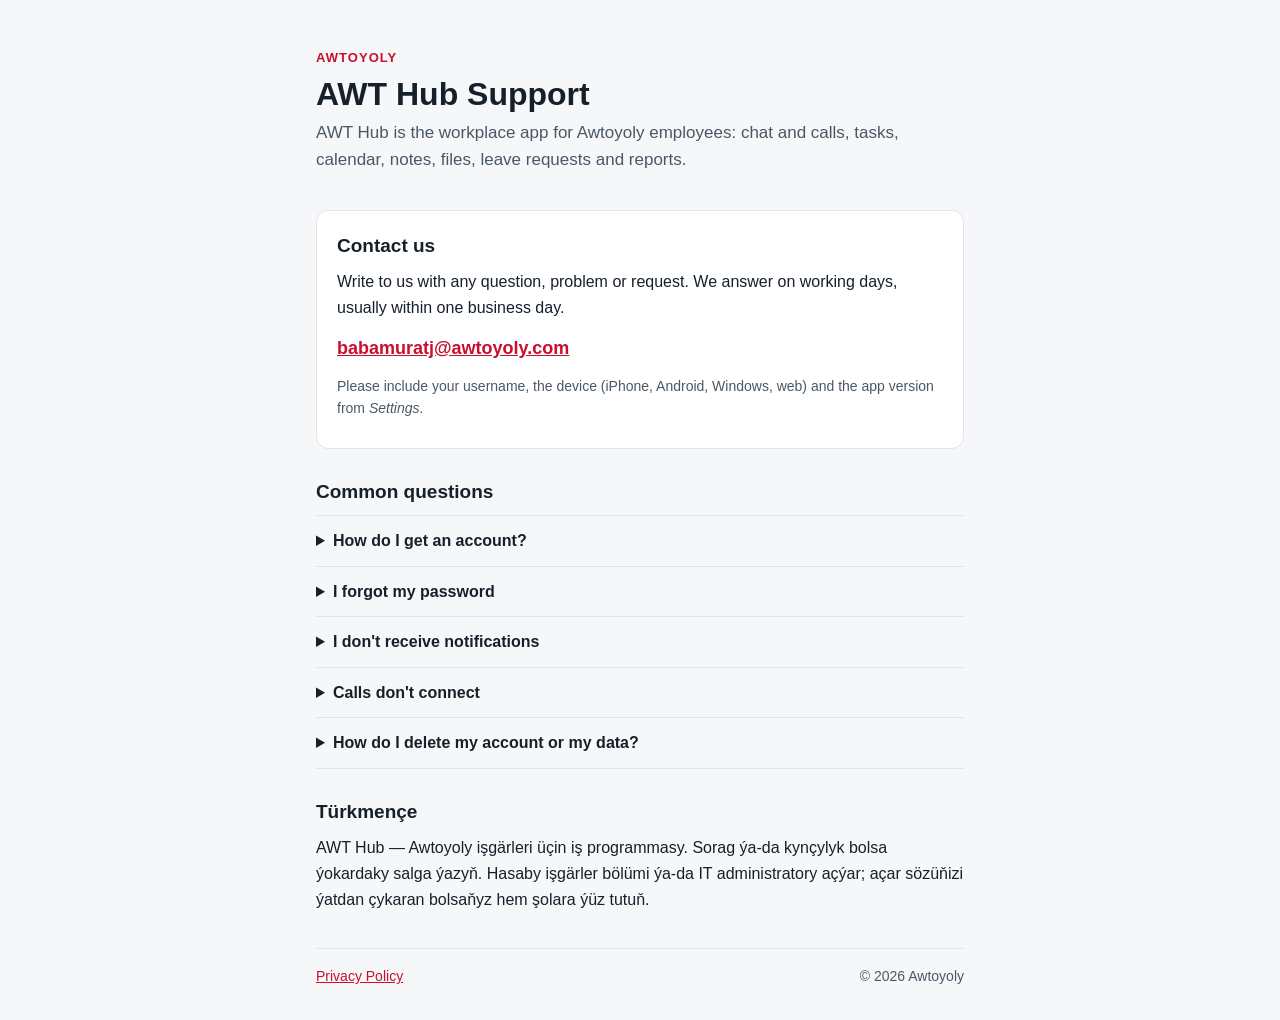
<file: index.html>
<!doctype html>
<html lang="en">
<head>
<meta charset="utf-8">
<meta name="viewport" content="width=device-width, initial-scale=1">
<title>AWT Hub Support</title>
<meta name="description" content="Help and contact for AWT Hub, the workplace app for Awtoyoly employees.">
<link rel="stylesheet" href="style.css">
</head>
<body>
<main>
  <header>
    <p class="eyebrow">Awtoyoly</p>
    <h1>AWT Hub Support</h1>
    <p class="lead">AWT Hub is the workplace app for Awtoyoly employees: chat and calls, tasks, calendar, notes, files, leave requests and reports.</p>
  </header>

  <section class="contact">
    <h2>Contact us</h2>
    <p>Write to us with any question, problem or request. We answer on working days, usually within one business day.</p>
    <a class="mail" href="mailto:babamuratj@awtoyoly.com?subject=AWT%20Hub%20support">babamuratj@awtoyoly.com</a>
    <p class="muted">Please include your username, the device (iPhone, Android, Windows, web) and the app version from <em>Settings</em>.</p>
  </section>

  <section>
    <h2>Common questions</h2>
    <details>
      <summary>How do I get an account?</summary>
      <p>AWT Hub accounts are issued by Awtoyoly to its employees. Your HR department or IT administrator creates the account and gives you your username and password. There is no public sign-up.</p>
    </details>
    <details>
      <summary>I forgot my password</summary>
      <p>Contact your IT administrator or write to the address above. For security, passwords are reset only after your identity is confirmed.</p>
    </details>
    <details>
      <summary>I don't receive notifications</summary>
      <p>Open the device settings and make sure notifications are allowed for AWT Hub. On iPhone also check that Focus / Do Not Disturb is not blocking the app. Then sign out and sign in again in the app.</p>
    </details>
    <details>
      <summary>Calls don't connect</summary>
      <p>Allow microphone and camera access for AWT Hub in the device settings and check your internet connection. If the problem continues, send us the time of the call and both participants' usernames.</p>
    </details>
    <details>
      <summary>How do I delete my account or my data?</summary>
      <p>Write to the address above from your work email or ask your administrator. Account and data deletion follows the <a href="privacy.html">privacy policy</a>.</p>
    </details>
  </section>

  <section lang="tk">
    <h2>Türkmençe</h2>
    <p>AWT Hub — Awtoyoly işgärleri üçin iş programmasy. Sorag ýa-da kynçylyk bolsa ýokardaky salga ýazyň. Hasaby işgärler bölümi ýa-da IT administratory açýar; açar sözüňizi ýatdan çykaran bolsaňyz hem şolara ýüz tutuň.</p>
  </section>

  <footer>
    <a href="privacy.html">Privacy Policy</a>
    <span>© 2026 Awtoyoly</span>
  </footer>
</main>
</body>
</html>
</file>
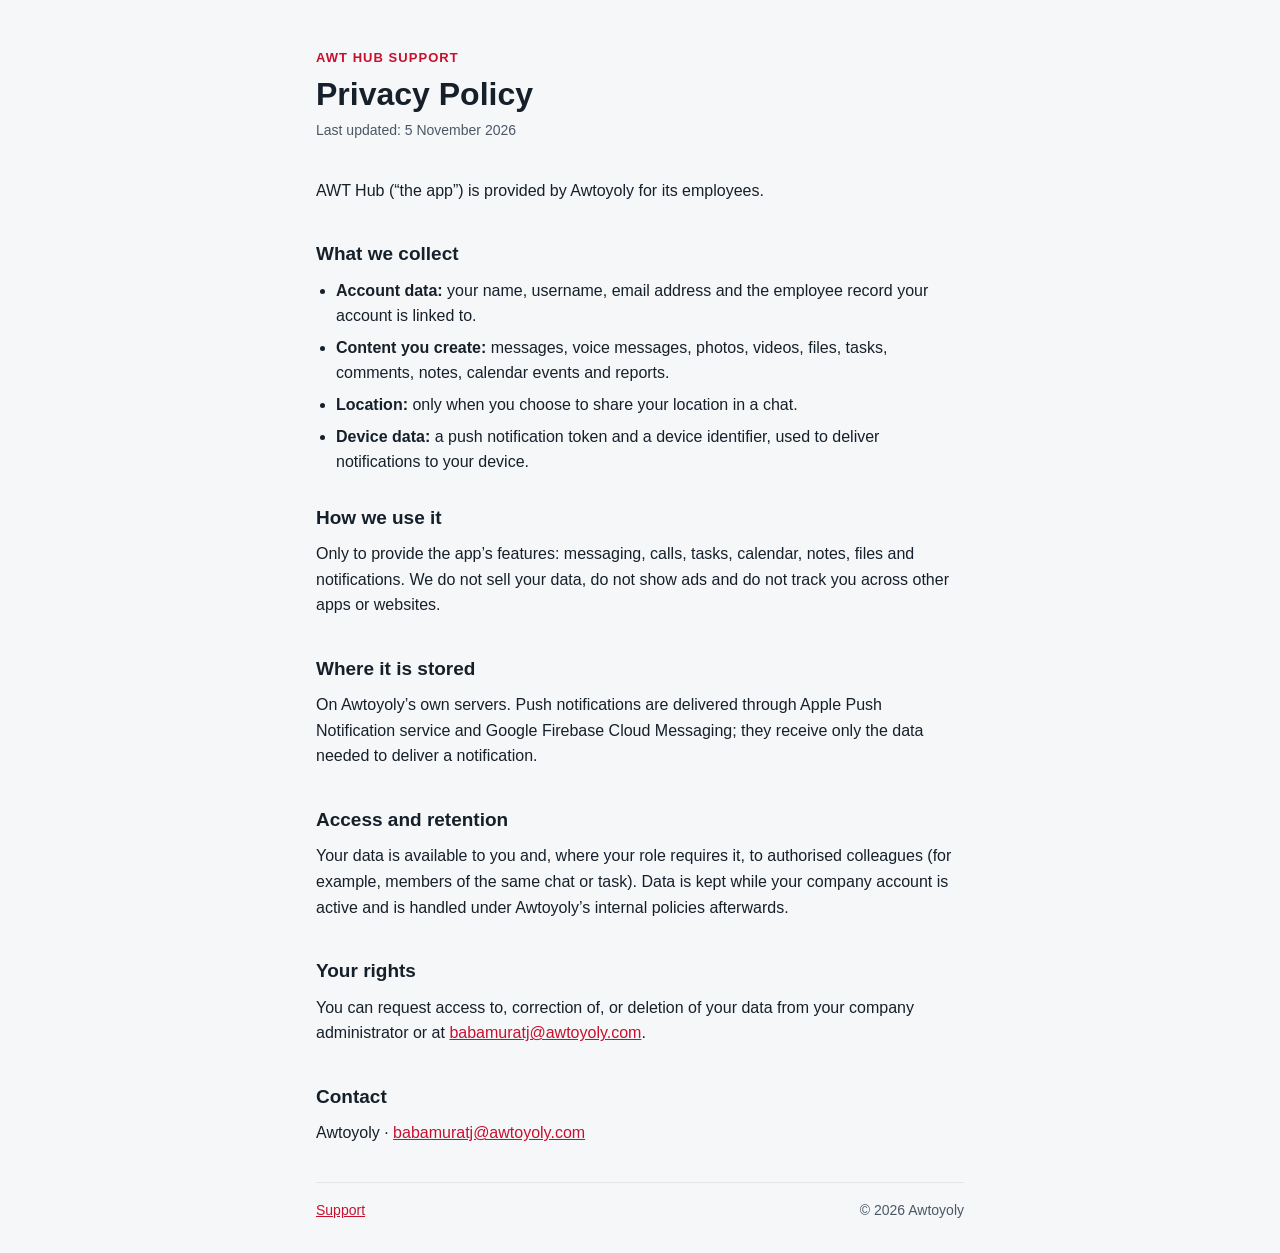
<file: privacy.html>
<!doctype html>
<html lang="en">
<head>
<meta charset="utf-8">
<meta name="viewport" content="width=device-width, initial-scale=1">
<title>AWT Hub Privacy Policy</title>
<meta name="description" content="How AWT Hub collects, uses and stores data.">
<link rel="stylesheet" href="style.css">
</head>
<body>
<main>
  <header>
    <p class="eyebrow"><a href="./">AWT Hub Support</a></p>
    <h1>Privacy Policy</h1>
    <p class="muted">Last updated: 5 November 2026</p>
  </header>

  <section>
    <p>AWT Hub (“the app”) is provided by Awtoyoly for its employees.</p>
  </section>

  <section>
    <h2>What we collect</h2>
    <ul>
      <li><strong>Account data:</strong> your name, username, email address and the employee record your account is linked to.</li>
      <li><strong>Content you create:</strong> messages, voice messages, photos, videos, files, tasks, comments, notes, calendar events and reports.</li>
      <li><strong>Location:</strong> only when you choose to share your location in a chat.</li>
      <li><strong>Device data:</strong> a push notification token and a device identifier, used to deliver notifications to your device.</li>
    </ul>
  </section>

  <section>
    <h2>How we use it</h2>
    <p>Only to provide the app’s features: messaging, calls, tasks, calendar, notes, files and notifications. We do not sell your data, do not show ads and do not track you across other apps or websites.</p>
  </section>

  <section>
    <h2>Where it is stored</h2>
    <p>On Awtoyoly’s own servers. Push notifications are delivered through Apple Push Notification service and Google Firebase Cloud Messaging; they receive only the data needed to deliver a notification.</p>
  </section>

  <section>
    <h2>Access and retention</h2>
    <p>Your data is available to you and, where your role requires it, to authorised colleagues (for example, members of the same chat or task). Data is kept while your company account is active and is handled under Awtoyoly’s internal policies afterwards.</p>
  </section>

  <section>
    <h2>Your rights</h2>
    <p>You can request access to, correction of, or deletion of your data from your company administrator or at <a href="mailto:babamuratj@awtoyoly.com">babamuratj@awtoyoly.com</a>.</p>
  </section>

  <section>
    <h2>Contact</h2>
    <p>Awtoyoly · <a href="mailto:babamuratj@awtoyoly.com">babamuratj@awtoyoly.com</a></p>
  </section>

  <footer>
    <a href="./">Support</a>
    <span>© 2026 Awtoyoly</span>
  </footer>
</main>
</body>
</html>
</file>
<file: style.css>
:root {
  --bg: #f6f7f9;
  --surface: #ffffff;
  --ink: #16202b;
  --ink-2: #4a5866;
  --line: #e1e5ea;
  --accent: #c8102e;
}
@media (prefers-color-scheme: dark) {
  :root {
    --bg: #11161c;
    --surface: #1a2129;
    --ink: #e8edf2;
    --ink-2: #9aa7b4;
    --line: #2a333d;
    --accent: #ff5a6e;
  }
}
* { box-sizing: border-box; }
html { -webkit-text-size-adjust: 100%; }
body {
  margin: 0;
  background: var(--bg);
  color: var(--ink);
  font: 16px/1.6 -apple-system, BlinkMacSystemFont, "Segoe UI", Roboto, "Helvetica Neue", Arial, sans-serif;
}
main { max-width: 680px; margin: 0 auto; padding: 48px 16px 32px; display: grid; gap: 28px; }
header { display: grid; gap: 6px; }
.eyebrow { margin: 0; font-size: 13px; font-weight: 600; letter-spacing: .08em; text-transform: uppercase; color: var(--accent); }
.eyebrow a { color: inherit; text-decoration: none; }
h1 { margin: 0; font-size: 32px; line-height: 1.2; text-wrap: balance; }
h2 { margin: 0 0 8px; font-size: 19px; }
p { margin: 0 0 8px; }
.lead { font-size: 17px; color: var(--ink-2); }
.muted { color: var(--ink-2); font-size: 14px; }
a { color: var(--accent); }
a:focus-visible, summary:focus-visible { outline: 2px solid var(--accent); outline-offset: 2px; border-radius: 4px; }
ul { margin: 0; padding-left: 20px; display: grid; gap: 6px; }
.contact { background: var(--surface); border: 1px solid var(--line); border-radius: 12px; padding: 20px; }
.mail { display: inline-block; margin: 6px 0 12px; font-size: 18px; font-weight: 600; overflow-wrap: anywhere; }
details { border-top: 1px solid var(--line); padding: 12px 0; }
details:last-of-type { border-bottom: 1px solid var(--line); }
summary { cursor: pointer; font-weight: 600; }
details p { margin-top: 8px; color: var(--ink-2); }
footer { display: flex; justify-content: space-between; gap: 12px; flex-wrap: wrap; font-size: 14px; color: var(--ink-2); border-top: 1px solid var(--line); padding-top: 16px; }
</file>
